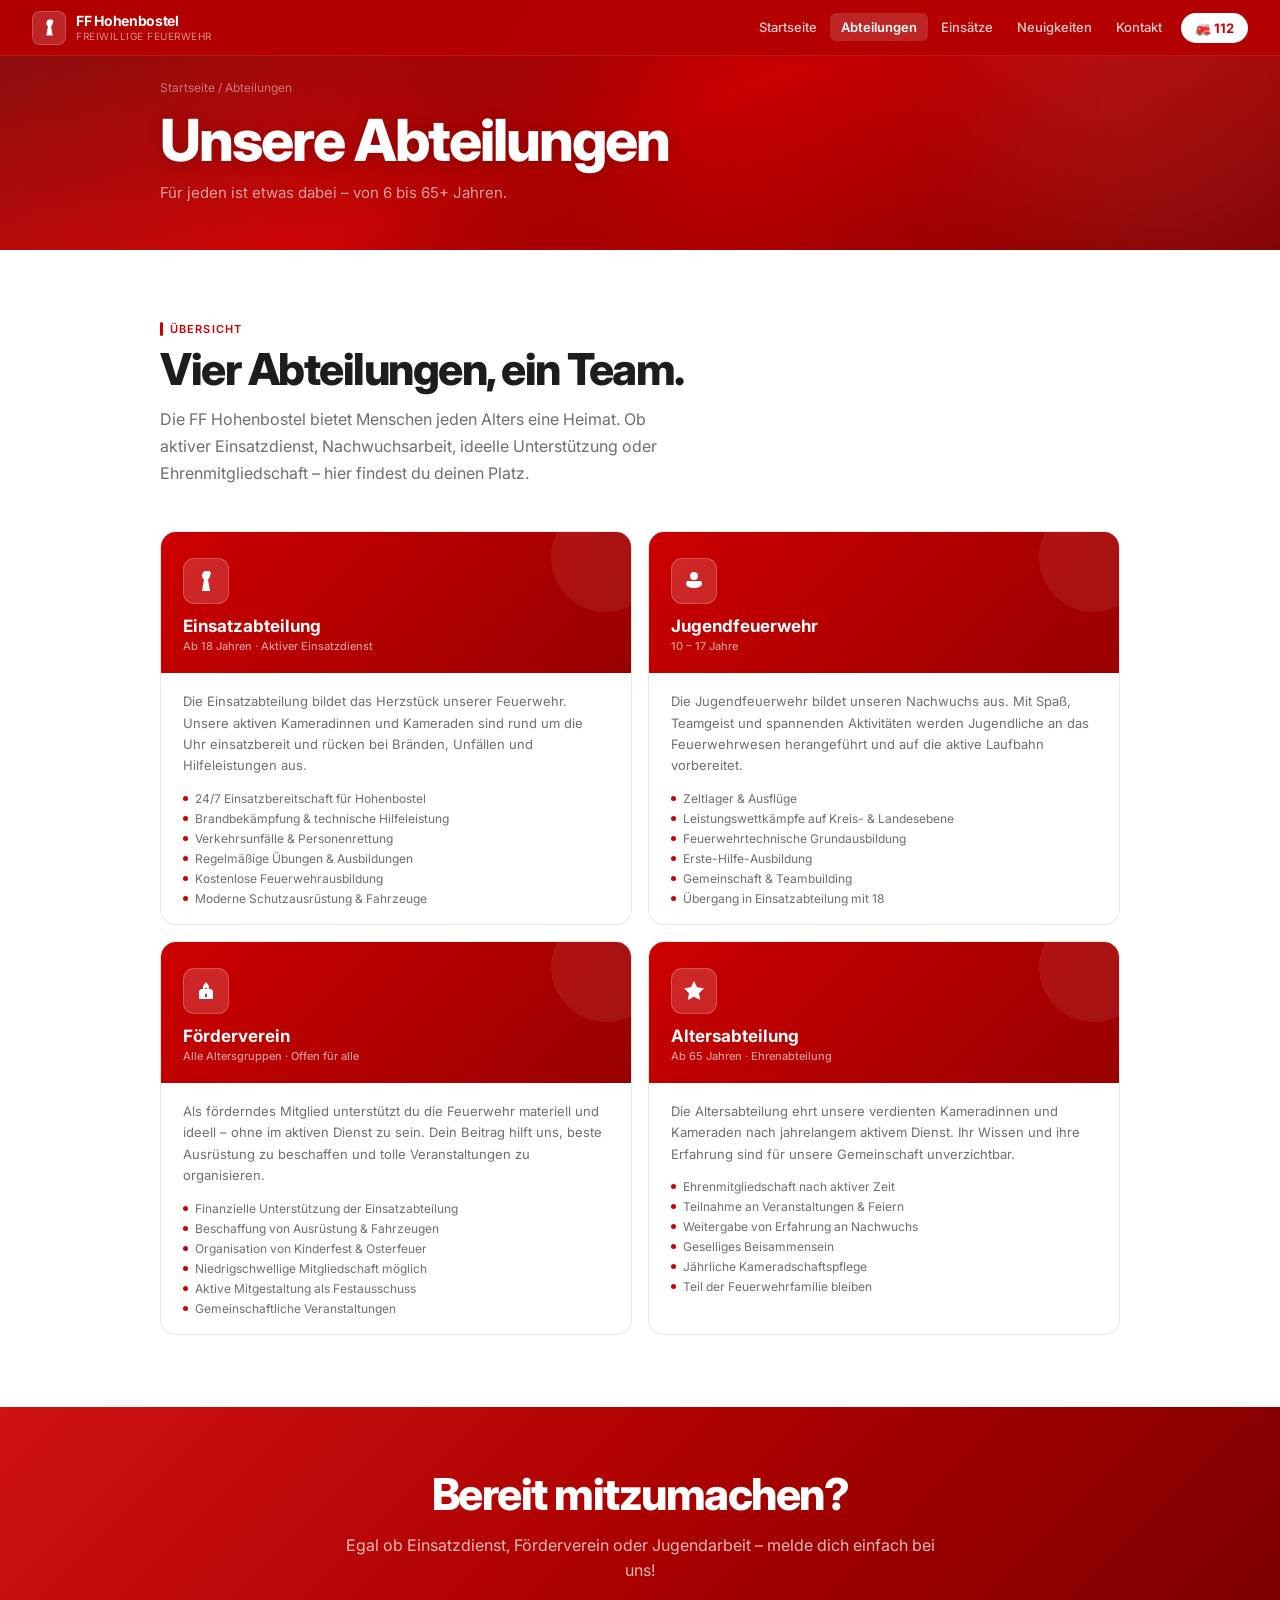
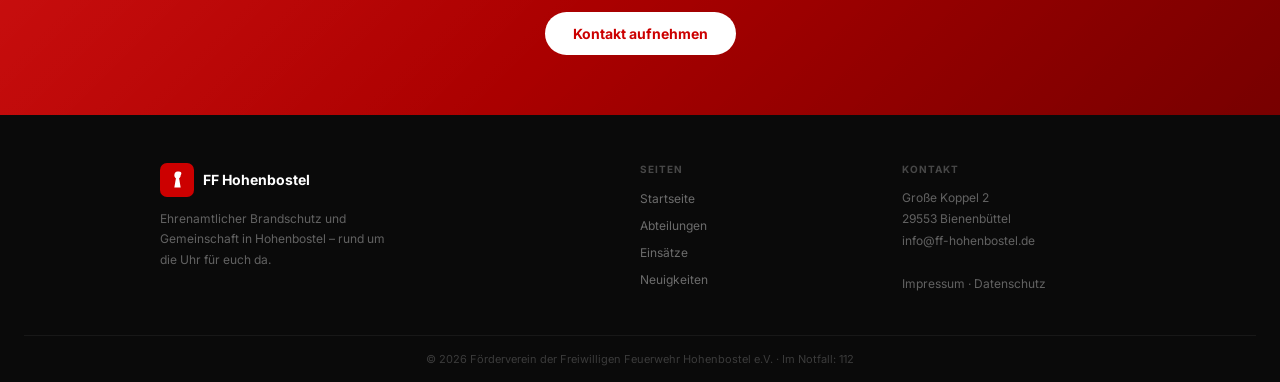
<file: abteilungen.html>
<!DOCTYPE html>
<html lang="de">
<head>
<meta charset="UTF-8">
<meta name="viewport" content="width=device-width, initial-scale=1.0">
<title>Abteilungen – FF Hohenbostel</title>
<link rel="stylesheet" href="style.css">
</head>
<body>

<nav class="nav">
  <div class="nav-logo" onclick="location.href='index.html'">
    <div class="nav-emblem"><svg viewBox="0 0 24 24"><path d="M12 2C9.8 2 8 4 8 6.5c0 1.6.8 3 2 3.9L8 22h8l-2-11.6c1.2-.9 2-2.3 2-3.9C18 4 16.2 2 14 2h-2z"/></svg></div>
    <div class="nav-name">FF Hohenbostel<small>Freiwillige Feuerwehr</small></div>
  </div>
  <ul class="nav-links" id="navLinks">
    <li><a href="index.html" data-page="index.html">Startseite</a></li>
    <li><a href="abteilungen.html" data-page="abteilungen.html">Abteilungen</a></li>
    <li><a href="einsaetze.html" data-page="einsaetze.html">Einsätze</a></li>
    <li><a href="neuigkeiten.html" data-page="neuigkeiten.html">Neuigkeiten</a></li>
    <li><a href="index.html#kontakt">Kontakt</a></li>
    <li><a href="tel:112" class="nav-cta">🚒 112</a></li>
  </ul>
  <button class="nav-hamburger" id="hamburger"><span></span><span></span><span></span></button>
</nav>

<div class="page-header">
  <div class="page-header-orb page-header-orb-1"></div>
  <div class="page-header-orb page-header-orb-2"></div>
  <div class="page-header-inner">
    <div class="page-header-breadcrumb"><a href="index.html">Startseite</a> / Abteilungen</div>
    <h1>Unsere Abteilungen</h1>
    <p>Für jeden ist etwas dabei – von 6 bis 65+ Jahren.</p>
  </div>
</div>

<section class="section">
  <div class="section-inner">
    <div class="eyebrow reveal">Übersicht</div>
    <h2 class="section-title reveal">Vier Abteilungen, ein Team.</h2>
    <p class="section-sub reveal">Die FF Hohenbostel bietet Menschen jeden Alters eine Heimat. Ob aktiver Einsatzdienst, Nachwuchsarbeit, ideelle Unterstützung oder Ehrenmitgliedschaft – hier findest du deinen Platz.</p>

    <div class="abt-grid">

      <!-- EINSATZABTEILUNG -->
      <div class="abt-card reveal">
        <div class="abt-card-top">
          <div class="abt-card-icon"><svg viewBox="0 0 24 24"><path d="M12 2C9.8 2 8 4 8 6.5c0 1.6.8 3 2 3.9L8 22h8l-2-11.6c1.2-.9 2-2.3 2-3.9C18 4 16.2 2 14 2h-2z"/></svg></div>
          <div class="abt-card-name">Einsatzabteilung</div>
          <div class="abt-card-age">Ab 18 Jahren · Aktiver Einsatzdienst</div>
        </div>
        <div class="abt-card-body">
          <p class="abt-card-desc">Die Einsatzabteilung bildet das Herzstück unserer Feuerwehr. Unsere aktiven Kameradinnen und Kameraden sind rund um die Uhr einsatzbereit und rücken bei Bränden, Unfällen und Hilfeleistungen aus.</p>
          <ul class="abt-card-features">
            <li>24/7 Einsatzbereitschaft für Hohenbostel</li>
            <li>Brandbekämpfung & technische Hilfeleistung</li>
            <li>Verkehrsunfälle & Personenrettung</li>
            <li>Regelmäßige Übungen & Ausbildungen</li>
            <li>Kostenlose Feuerwehrausbildung</li>
            <li>Moderne Schutzausrüstung & Fahrzeuge</li>
          </ul>
        </div>
      </div>

      <!-- JUGENDFEUERWEHR -->
      <div class="abt-card reveal">
        <div class="abt-card-top">
          <div class="abt-card-icon"><svg viewBox="0 0 24 24"><path d="M12 3a4 4 0 1 0 0 8 4 4 0 0 0 0-8zm-6 9a2 2 0 0 0-2 2v1c0 2.2 3.6 4 8 4s8-1.8 8-4v-1a2 2 0 0 0-2-2H6z"/></svg></div>
          <div class="abt-card-name">Jugendfeuerwehr</div>
          <div class="abt-card-age">10 – 17 Jahre</div>
        </div>
        <div class="abt-card-body">
          <p class="abt-card-desc">Die Jugendfeuerwehr bildet unseren Nachwuchs aus. Mit Spaß, Teamgeist und spannenden Aktivitäten werden Jugendliche an das Feuerwehrwesen herangeführt und auf die aktive Laufbahn vorbereitet.</p>
          <ul class="abt-card-features">
            <li>Zeltlager & Ausflüge</li>
            <li>Leistungswettkämpfe auf Kreis- & Landesebene</li>
            <li>Feuerwehrtechnische Grundausbildung</li>
            <li>Erste-Hilfe-Ausbildung</li>
            <li>Gemeinschaft & Teambuilding</li>
            <li>Übergang in Einsatzabteilung mit 18</li>
          </ul>
        </div>
      </div>

      <!-- FÖRDERVEREIN -->
      <div class="abt-card reveal">
        <div class="abt-card-top">
          <div class="abt-card-icon"><svg viewBox="0 0 24 24"><path d="M17 10h-2V7l-3-4-3 4v3H7l-2 2v8h14v-8l-2-2zm-5-1.5L13.5 10h-3L12 8.5zm1 9.5h-2v-3h2v3z"/></svg></div>
          <div class="abt-card-name">Förderverein</div>
          <div class="abt-card-age">Alle Altersgruppen · Offen für alle</div>
        </div>
        <div class="abt-card-body">
          <p class="abt-card-desc">Als förderndes Mitglied unterstützt du die Feuerwehr materiell und ideell – ohne im aktiven Dienst zu sein. Dein Beitrag hilft uns, beste Ausrüstung zu beschaffen und tolle Veranstaltungen zu organisieren.</p>
          <ul class="abt-card-features">
            <li>Finanzielle Unterstützung der Einsatzabteilung</li>
            <li>Beschaffung von Ausrüstung & Fahrzeugen</li>
            <li>Organisation von Kinderfest & Osterfeuer</li>
            <li>Niedrigschwellige Mitgliedschaft möglich</li>
            <li>Aktive Mitgestaltung als Festausschuss</li>
            <li>Gemeinschaftliche Veranstaltungen</li>
          </ul>
        </div>
      </div>

      <!-- ALTERSABTEILUNG -->
      <div class="abt-card reveal">
        <div class="abt-card-top">
          <div class="abt-card-icon"><svg viewBox="0 0 24 24"><path d="M12 2l3.09 6.26L22 9.27l-5 4.87 1.18 6.88L12 17.77l-6.18 3.25L7 14.14 2 9.27l6.91-1.01L12 2z"/></svg></div>
          <div class="abt-card-name">Altersabteilung</div>
          <div class="abt-card-age">Ab 65 Jahren · Ehrenabteilung</div>
        </div>
        <div class="abt-card-body">
          <p class="abt-card-desc">Die Altersabteilung ehrt unsere verdienten Kameradinnen und Kameraden nach jahrelangem aktivem Dienst. Ihr Wissen und ihre Erfahrung sind für unsere Gemeinschaft unverzichtbar.</p>
          <ul class="abt-card-features">
            <li>Ehrenmitgliedschaft nach aktiver Zeit</li>
            <li>Teilnahme an Veranstaltungen & Feiern</li>
            <li>Weitergabe von Erfahrung an Nachwuchs</li>
            <li>Geselliges Beisammensein</li>
            <li>Jährliche Kameradschaftspflege</li>
            <li>Teil der Feuerwehrfamilie bleiben</li>
          </ul>
        </div>
      </div>
    </div>
  </div>
</section>

<!-- MITMACHEN -->
<section class="mitmachen">
  <div class="mitmachen-inner">
    <h2>Bereit mitzumachen?</h2>
    <p>Egal ob Einsatzdienst, Förderverein oder Jugendarbeit – melde dich einfach bei uns!</p>
    <a href="mailto:info@ff-hohenbostel.de" class="btn-white">Kontakt aufnehmen</a>
  </div>
</section>

<footer class="footer">
  <div class="footer-inner">
    <div>
      <div class="footer-logo"><div class="footer-logo-icon"><svg viewBox="0 0 24 24" fill="white"><path d="M12 2C9.8 2 8 4 8 6.5c0 1.6.8 3 2 3.9L8 22h8l-2-11.6c1.2-.9 2-2.3 2-3.9C18 4 16.2 2 14 2h-2z"/></svg></div><span class="footer-logo-text">FF Hohenbostel</span></div>
      <p class="footer-desc">Ehrenamtlicher Brandschutz und Gemeinschaft in Hohenbostel – rund um die Uhr für euch da.</p>
    </div>
    <div class="footer-col"><h4>Seiten</h4><ul>
      <li><a href="index.html">Startseite</a></li>
      <li><a href="abteilungen.html">Abteilungen</a></li>
      <li><a href="einsaetze.html">Einsätze</a></li>
      <li><a href="neuigkeiten.html">Neuigkeiten</a></li>
    </ul></div>
    <div class="footer-col"><h4>Kontakt</h4>
      <p>Große Koppel 2<br>29553 Bienenbüttel<br><a href="mailto:info@ff-hohenbostel.de">info@ff-hohenbostel.de</a><br><br>
      <a href="https://www.ff-hohenbostel.de/about/">Impressum</a> · <a href="https://www.ff-hohenbostel.de/j/privacy">Datenschutz</a></p>
    </div>
  </div>
  <div class="footer-bar"><p>© 2026 Förderverein der Freiwilligen Feuerwehr Hohenbostel e.V. · Im Notfall: 112</p></div>
</footer>

<script src="main.js"></script>
</body>
</html>
</file>
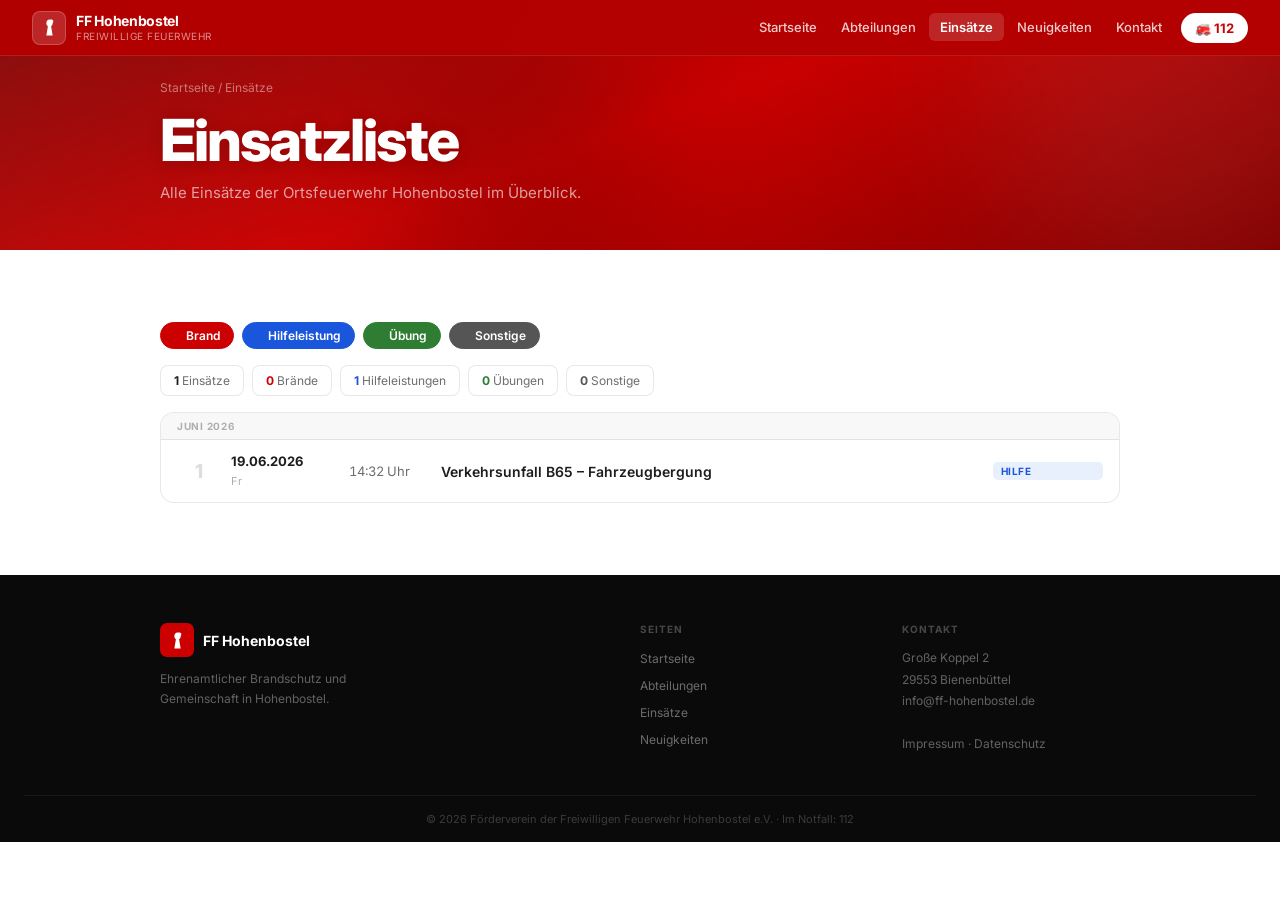
<file: einsaetze.html>
<!DOCTYPE html>
<html lang="de">
<head>
<meta charset="UTF-8">
<meta name="viewport" content="width=device-width, initial-scale=1.0">
<title>Einsätze – FF Hohenbostel</title>
<link rel="stylesheet" href="style.css">
</head>
<body>

<nav class="nav">
  <div class="nav-logo" onclick="location.href='index.html'">
    <div class="nav-emblem"><svg viewBox="0 0 24 24"><path d="M12 2C9.8 2 8 4 8 6.5c0 1.6.8 3 2 3.9L8 22h8l-2-11.6c1.2-.9 2-2.3 2-3.9C18 4 16.2 2 14 2h-2z"/></svg></div>
    <div class="nav-name">FF Hohenbostel<small>Freiwillige Feuerwehr</small></div>
  </div>
  <ul class="nav-links" id="navLinks">
    <li><a href="index.html" data-page="index.html">Startseite</a></li>
    <li><a href="abteilungen.html" data-page="abteilungen.html">Abteilungen</a></li>
    <li><a href="einsaetze.html" data-page="einsaetze.html">Einsätze</a></li>
    <li><a href="neuigkeiten.html" data-page="neuigkeiten.html">Neuigkeiten</a></li>
    <li><a href="index.html#kontakt">Kontakt</a></li>
    <li><a href="tel:112" class="nav-cta">🚒 112</a></li>
  </ul>
  <button class="nav-hamburger" id="hamburger"><span></span><span></span><span></span></button>
</nav>

<div class="page-header">
  <div class="page-header-orb page-header-orb-1"></div>
  <div class="page-header-orb page-header-orb-2"></div>
  <div class="page-header-inner">
    <div class="page-header-breadcrumb"><a href="index.html">Startseite</a> / Einsätze</div>
    <h1>Einsatzliste</h1>
    <p>Alle Einsätze der Ortsfeuerwehr Hohenbostel im Überblick.</p>
  </div>
</div>

<section class="section">
  <div class="section-inner">
    <div class="einsatz-toolbar">
      <button class="filter-btn f-brand active" onclick="toggleFilter(this,'brand')"><span class="filter-dot" style="background:#CC0000"></span>Brand</button>
      <button class="filter-btn f-hilfe active" onclick="toggleFilter(this,'hilfe')"><span class="filter-dot" style="background:#1a56db"></span>Hilfeleistung</button>
      <button class="filter-btn f-ubung active" onclick="toggleFilter(this,'ubung')"><span class="filter-dot" style="background:#2e7d32"></span>Übung</button>
      <button class="filter-btn f-sonstige active" onclick="toggleFilter(this,'sonstige')"><span class="filter-dot" style="background:#555"></span>Sonstige</button>
    </div>
    <div class="einsatz-stats" id="einsatz-stats"></div>
    <div class="einsatz-table" id="einsatz-list">
      <div class="einsatz-empty">Wird geladen…</div>
    </div>
  </div>
</section>

<footer class="footer">
  <div class="footer-inner">
    <div>
      <div class="footer-logo"><div class="footer-logo-icon"><svg viewBox="0 0 24 24" fill="white"><path d="M12 2C9.8 2 8 4 8 6.5c0 1.6.8 3 2 3.9L8 22h8l-2-11.6c1.2-.9 2-2.3 2-3.9C18 4 16.2 2 14 2h-2z"/></svg></div><span class="footer-logo-text">FF Hohenbostel</span></div>
      <p class="footer-desc">Ehrenamtlicher Brandschutz und Gemeinschaft in Hohenbostel.</p>
    </div>
    <div class="footer-col"><h4>Seiten</h4><ul>
      <li><a href="index.html">Startseite</a></li>
      <li><a href="abteilungen.html">Abteilungen</a></li>
      <li><a href="einsaetze.html">Einsätze</a></li>
      <li><a href="neuigkeiten.html">Neuigkeiten</a></li>
    </ul></div>
    <div class="footer-col"><h4>Kontakt</h4>
      <p>Große Koppel 2<br>29553 Bienenbüttel<br><a href="mailto:info@ff-hohenbostel.de">info@ff-hohenbostel.de</a><br><br>
      <a href="https://www.ff-hohenbostel.de/about/">Impressum</a> · <a href="https://www.ff-hohenbostel.de/j/privacy">Datenschutz</a></p>
    </div>
  </div>
  <div class="footer-bar"><p>© 2026 Förderverein der Freiwilligen Feuerwehr Hohenbostel e.V. · Im Notfall: 112</p></div>
</footer>

<script src="main.js"></script>
<script>
let allEinsaetze = [];
let activeFilters = new Set(['brand','hilfe','ubung','sonstige']);

function render() {
  renderEinsatzTable(allEinsaetze, 'einsatz-list', activeFilters);
  renderEinsatzStats(allEinsaetze, 'einsatz-stats', activeFilters);
}

function toggleFilter(btn, typ) {
  if (activeFilters.has(typ)) {
    if (activeFilters.size === 1) return;
    activeFilters.delete(typ);
    btn.classList.remove('active');
  } else {
    activeFilters.add(typ);
    btn.classList.add('active');
  }
  render();
}

loadEinsaetze().then(data => { allEinsaetze = data; render(); });
</script>
</body>
</html>
</file>
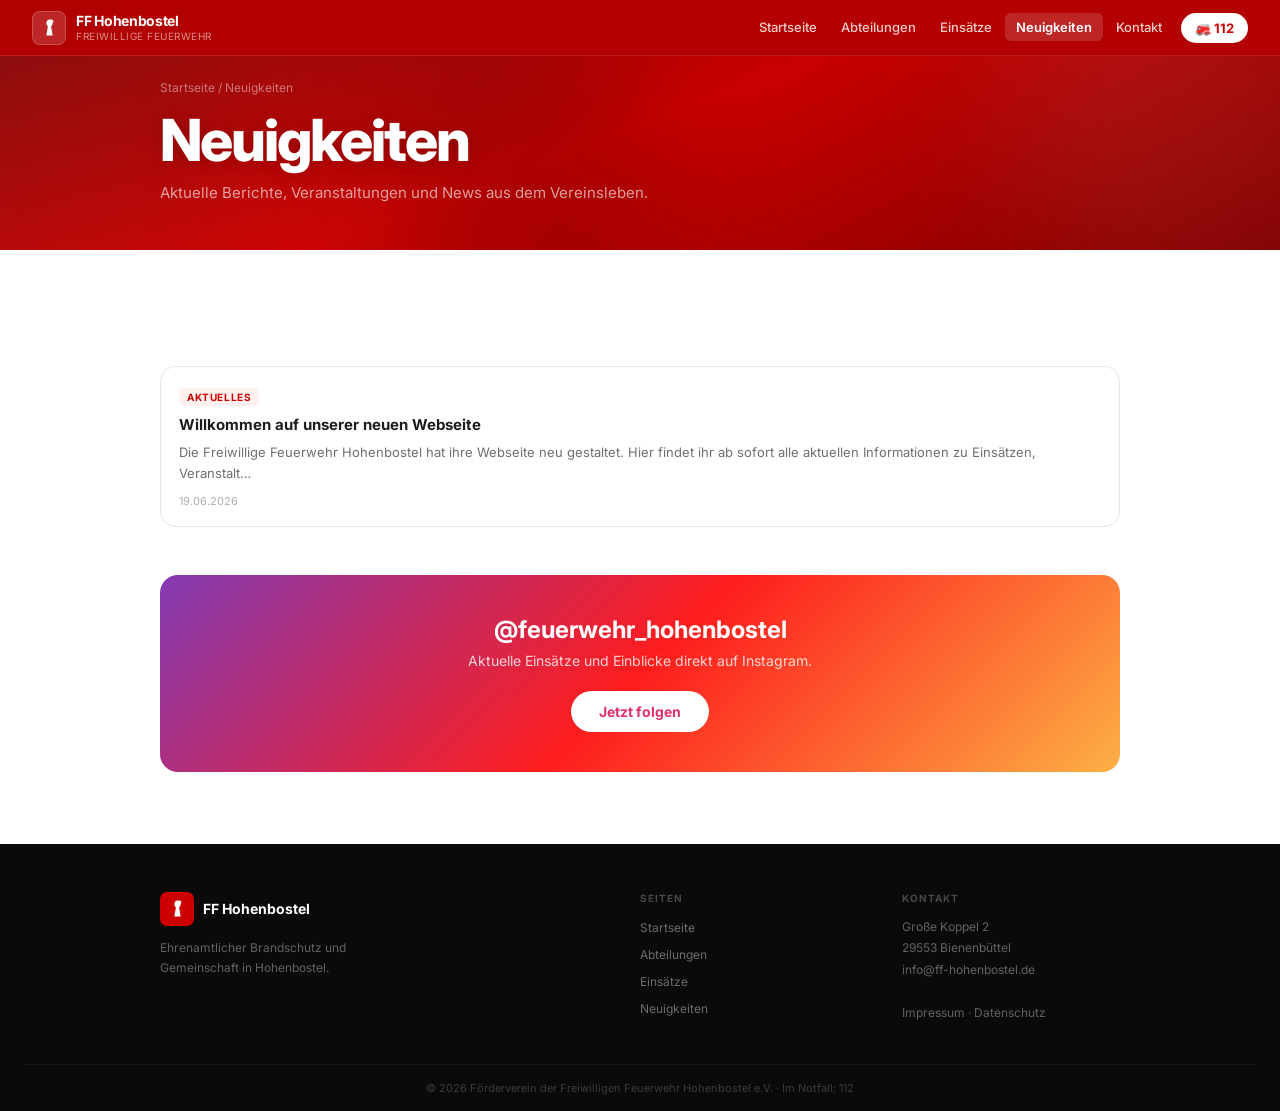
<file: neuigkeiten.html>
<!DOCTYPE html>
<html lang="de">
<head>
<meta charset="UTF-8">
<meta name="viewport" content="width=device-width, initial-scale=1.0">
<title>Neuigkeiten – FF Hohenbostel</title>
<link rel="stylesheet" href="style.css">
</head>
<body>

<nav class="nav">
  <div class="nav-logo" onclick="location.href='index.html'">
    <div class="nav-emblem"><svg viewBox="0 0 24 24"><path d="M12 2C9.8 2 8 4 8 6.5c0 1.6.8 3 2 3.9L8 22h8l-2-11.6c1.2-.9 2-2.3 2-3.9C18 4 16.2 2 14 2h-2z"/></svg></div>
    <div class="nav-name">FF Hohenbostel<small>Freiwillige Feuerwehr</small></div>
  </div>
  <ul class="nav-links" id="navLinks">
    <li><a href="index.html" data-page="index.html">Startseite</a></li>
    <li><a href="abteilungen.html" data-page="abteilungen.html">Abteilungen</a></li>
    <li><a href="einsaetze.html" data-page="einsaetze.html">Einsätze</a></li>
    <li><a href="neuigkeiten.html" data-page="neuigkeiten.html">Neuigkeiten</a></li>
    <li><a href="index.html#kontakt">Kontakt</a></li>
    <li><a href="tel:112" class="nav-cta">🚒 112</a></li>
  </ul>
  <button class="nav-hamburger" id="hamburger"><span></span><span></span><span></span></button>
</nav>

<div class="page-header">
  <div class="page-header-orb page-header-orb-1"></div>
  <div class="page-header-orb page-header-orb-2"></div>
  <div class="page-header-inner">
    <div class="page-header-breadcrumb"><a href="index.html">Startseite</a> / Neuigkeiten</div>
    <h1>Neuigkeiten</h1>
    <p>Aktuelle Berichte, Veranstaltungen und News aus dem Vereinsleben.</p>
  </div>
</div>

<section class="section">
  <div class="section-inner">
    <div class="news-grid" id="news-grid">
      <div class="news-empty">Wird geladen…</div>
    </div>

    <div class="insta-cta" style="margin-top:48px">
      <h3>@feuerwehr_hohenbostel</h3>
      <p>Aktuelle Einsätze und Einblicke direkt auf Instagram.</p>
      <a href="https://www.instagram.com/feuerwehr_hohenbostel/" target="_blank" class="btn-insta">Jetzt folgen</a>
    </div>
  </div>
</section>

<footer class="footer">
  <div class="footer-inner">
    <div>
      <div class="footer-logo"><div class="footer-logo-icon"><svg viewBox="0 0 24 24" fill="white"><path d="M12 2C9.8 2 8 4 8 6.5c0 1.6.8 3 2 3.9L8 22h8l-2-11.6c1.2-.9 2-2.3 2-3.9C18 4 16.2 2 14 2h-2z"/></svg></div><span class="footer-logo-text">FF Hohenbostel</span></div>
      <p class="footer-desc">Ehrenamtlicher Brandschutz und Gemeinschaft in Hohenbostel.</p>
    </div>
    <div class="footer-col"><h4>Seiten</h4><ul>
      <li><a href="index.html">Startseite</a></li>
      <li><a href="abteilungen.html">Abteilungen</a></li>
      <li><a href="einsaetze.html">Einsätze</a></li>
      <li><a href="neuigkeiten.html">Neuigkeiten</a></li>
    </ul></div>
    <div class="footer-col"><h4>Kontakt</h4>
      <p>Große Koppel 2<br>29553 Bienenbüttel<br><a href="mailto:info@ff-hohenbostel.de">info@ff-hohenbostel.de</a><br><br>
      <a href="https://www.ff-hohenbostel.de/about/">Impressum</a> · <a href="https://www.ff-hohenbostel.de/j/privacy">Datenschutz</a></p>
    </div>
  </div>
  <div class="footer-bar"><p>© 2026 Förderverein der Freiwilligen Feuerwehr Hohenbostel e.V. · Im Notfall: 112</p></div>
</footer>

<script src="main.js"></script>
<script>
loadNews().then(data => renderNewsCards(data, 'news-grid', null));
</script>
</body>
</html>
</file>
<file: style.css>
@import url('https://fonts.googleapis.com/css2?family=Inter:wght@300;400;500;600;700;800&display=swap');

*,*::before,*::after{box-sizing:border-box;margin:0;padding:0}
:root{
  --red:#CC0000;--red-dark:#990000;--red-light:#fff0f0;
  --text:#1d1d1f;--text2:#6e6e73;--text3:#aeaeb2;
  --bg:#fff;--bg2:#f5f5f7;--border:rgba(0,0,0,0.09);
  --dark:#0a0a0a;--radius:16px;
}
html{scroll-behavior:smooth}
body{font-family:'Inter',-apple-system,sans-serif;background:var(--bg);color:var(--text);-webkit-font-smoothing:antialiased;overflow-x:hidden}
a{text-decoration:none;color:inherit}
img{display:block;max-width:100%}
button{font-family:inherit;cursor:pointer}

/* NAV */
.nav{position:fixed;top:0;left:0;right:0;z-index:300;height:56px;
  background:rgba(180,0,0,0.96);backdrop-filter:blur(20px);-webkit-backdrop-filter:blur(20px);
  border-bottom:1px solid rgba(255,255,255,0.1);
  display:flex;align-items:center;justify-content:space-between;padding:0 32px}
.nav-logo{display:flex;align-items:center;gap:10px;cursor:pointer}
.nav-emblem{width:34px;height:34px;background:rgba(255,255,255,0.15);border-radius:8px;
  display:flex;align-items:center;justify-content:center;border:1px solid rgba(255,255,255,0.2)}
.nav-emblem svg{width:19px;height:19px;fill:white}
.nav-name{font-size:14px;font-weight:700;color:white;letter-spacing:-0.3px;line-height:1.2}
.nav-name small{display:block;font-size:10px;font-weight:400;color:rgba(255,255,255,0.55);text-transform:uppercase;letter-spacing:0.05em}
.nav-links{display:flex;gap:2px;list-style:none}
.nav-links a,.nav-links button{background:none;border:none;color:rgba(255,255,255,0.8);font-size:13px;
  font-weight:500;padding:6px 11px;border-radius:6px;transition:all 0.2s;display:block}
.nav-links a:hover,.nav-links button:hover{color:white;background:rgba(255,255,255,0.12)}
.nav-links a.active{color:white;background:rgba(255,255,255,0.15);font-weight:600}
.nav-cta{background:white!important;color:var(--red)!important;
  padding:7px 14px!important;border-radius:20px!important;font-weight:700!important;margin-left:6px}
.nav-hamburger{display:none;background:none;border:none;flex-direction:column;gap:5px;padding:4px}
.nav-hamburger span{display:block;width:22px;height:2px;background:white;border-radius:2px;transition:all 0.3s}

/* HERO */
.hero{min-height:100vh;padding-top:56px;display:flex;flex-direction:column;
  align-items:center;justify-content:center;text-align:center;position:relative;overflow:hidden;
  background:linear-gradient(160deg,#7a0000 0%,#CC0000 35%,#E3000F 60%,#b50000 85%,#6d0000 100%)}
.hero::after{content:'';position:absolute;inset:0;
  background:linear-gradient(135deg,rgba(255,255,255,0.07) 0%,transparent 45%,rgba(0,0,0,0.18) 100%);
  pointer-events:none}
.hero-orb{position:absolute;border-radius:50%;filter:blur(70px);pointer-events:none}
.hero-orb-1{width:500px;height:500px;background:rgba(255,255,255,0.06);top:-120px;left:-120px;animation:orbFloat 9s ease-in-out infinite}
.hero-orb-2{width:400px;height:400px;background:rgba(0,0,0,0.18);bottom:-80px;right:-80px;animation:orbFloat 11s ease-in-out infinite reverse}
.hero-content{position:relative;z-index:1;padding:0 20px}
.hero-eyebrow{font-size:11px;font-weight:600;letter-spacing:0.14em;text-transform:uppercase;
  color:rgba(255,255,255,0.65);margin-bottom:18px;animation:fadeUp 0.6s 0.1s ease both}
.hero-title{font-size:clamp(42px,6.5vw,86px);font-weight:800;letter-spacing:-2.5px;line-height:1.02;
  color:white;max-width:780px;margin:0 auto 20px;text-shadow:0 2px 20px rgba(0,0,0,0.2);
  animation:fadeUp 0.7s 0.2s ease both}
.hero-title em{font-style:normal;display:block;font-size:clamp(26px,4vw,50px);font-weight:400;
  opacity:0.82;letter-spacing:-1px}
.hero-sub{font-size:17px;font-weight:300;color:rgba(255,255,255,0.72);
  max-width:480px;margin:0 auto 44px;line-height:1.65;animation:fadeUp 0.7s 0.3s ease both}
.hero-actions{display:flex;gap:12px;justify-content:center;flex-wrap:wrap;animation:fadeUp 0.7s 0.4s ease both}

.hero-stats{display:flex;margin-top:56px;background:rgba(0,0,0,0.22);
  border:1px solid rgba(255,255,255,0.13);border-radius:14px;overflow:hidden;
  backdrop-filter:blur(12px);animation:fadeUp 0.7s 0.55s ease both}
.hero-stat{padding:18px 28px;text-align:center;border-right:1px solid rgba(255,255,255,0.1)}
.hero-stat:last-child{border-right:none}
.hero-stat-num{font-size:32px;font-weight:800;letter-spacing:-1.5px;color:white;line-height:1}
.hero-stat-label{font-size:10px;color:rgba(255,255,255,0.55);margin-top:4px;text-transform:uppercase;letter-spacing:0.06em}

.scroll-hint{position:absolute;bottom:28px;left:50%;transform:translateX(-50%);
  z-index:1;animation:bounce 2s ease-in-out infinite;cursor:pointer;opacity:0.6}
.scroll-hint svg{width:22px;height:22px;fill:white}

/* PHOTO STRIP */
.photo-strip{background:var(--dark);overflow:hidden;padding-bottom:0}
.photo-track{display:flex;gap:10px;width:max-content;animation:scrollTrack 40s linear infinite}
.photo-track:hover{animation-play-state:paused}
.photo-track img{height:190px;width:280px;object-fit:cover;flex-shrink:0;opacity:0.72;transition:opacity 0.3s}
.photo-track img:hover{opacity:1}

/* BUTTONS */
.btn-white{background:white;color:var(--red);border:none;padding:13px 28px;border-radius:28px;
  font-size:14px;font-weight:700;transition:all 0.2s;display:inline-block}
.btn-white:hover{transform:scale(1.03);box-shadow:0 6px 24px rgba(0,0,0,0.22)}
.btn-ghost-white{background:rgba(255,255,255,0.12);color:white;border:1.5px solid rgba(255,255,255,0.35);
  padding:13px 28px;border-radius:28px;font-size:14px;font-weight:600;transition:all 0.2s;display:inline-block;backdrop-filter:blur(8px)}
.btn-ghost-white:hover{background:rgba(255,255,255,0.22);transform:scale(1.03)}
.btn-red{background:var(--red);color:white;border:none;padding:13px 28px;border-radius:28px;
  font-size:14px;font-weight:700;transition:all 0.2s;display:inline-block}
.btn-red:hover{background:var(--red-dark);transform:scale(1.02);box-shadow:0 6px 20px rgba(204,0,0,0.35)}

/* PAGE HEADER */
.page-header{padding:80px 24px 48px;
  background:linear-gradient(160deg,#7a0000 0%,#CC0000 50%,#990000 100%);
  position:relative;overflow:hidden}
.page-header::after{content:'';position:absolute;inset:0;
  background:linear-gradient(135deg,rgba(255,255,255,0.06) 0%,transparent 50%,rgba(0,0,0,0.15) 100%);
  pointer-events:none}
.page-header-orb{position:absolute;border-radius:50%;filter:blur(60px);pointer-events:none}
.page-header-orb-1{width:350px;height:350px;background:rgba(255,255,255,0.06);top:-80px;right:-60px}
.page-header-orb-2{width:280px;height:280px;background:rgba(0,0,0,0.15);bottom:-60px;left:30%}
.page-header-inner{max-width:960px;margin:0 auto;position:relative;z-index:1}
.page-header-breadcrumb{font-size:12px;color:rgba(255,255,255,0.45);margin-bottom:10px}
.page-header-breadcrumb a{color:rgba(255,255,255,0.45);transition:color 0.2s}
.page-header-breadcrumb a:hover{color:white}
.page-header h1{font-size:clamp(32px,5vw,58px);font-weight:800;color:white;letter-spacing:-2px;
  margin-bottom:8px;text-shadow:0 2px 16px rgba(0,0,0,0.18)}
.page-header p{font-size:15px;color:rgba(255,255,255,0.62)}

/* SECTIONS */
.section{padding:72px 24px}
.section--grey{background:var(--bg2)}
.section--dark{background:var(--dark)}
.section-inner{max-width:960px;margin:0 auto}
.eyebrow{font-size:11px;font-weight:600;letter-spacing:0.1em;text-transform:uppercase;
  color:var(--red);margin-bottom:10px;display:flex;align-items:center;gap:7px}
.eyebrow::before{content:'';width:3px;height:14px;background:var(--red);border-radius:2px;flex-shrink:0}
.section-title{font-size:clamp(24px,3.5vw,44px);font-weight:800;letter-spacing:-1.5px;
  line-height:1.08;color:var(--text);margin-bottom:12px}
.section-title--white{color:white}
.section-sub{font-size:16px;color:var(--text2);line-height:1.7;max-width:540px;margin-bottom:44px}
.section-sub--white{color:rgba(255,255,255,0.58)}

/* CARDS - ABTEILUNGEN */
.abt-grid{display:grid;grid-template-columns:repeat(2,1fr);gap:16px;margin-top:44px}
.abt-card{background:white;border-radius:var(--radius);overflow:hidden;border:1px solid var(--border);transition:transform 0.2s,box-shadow 0.2s}
.abt-card:hover{transform:translateY(-4px);box-shadow:0 12px 36px rgba(0,0,0,0.1)}
.abt-card-top{background:linear-gradient(135deg,var(--red),var(--red-dark));padding:26px 22px 20px;position:relative;overflow:hidden}
.abt-card-top::after{content:'';position:absolute;top:-30px;right:-30px;width:110px;height:110px;
  border-radius:50%;background:rgba(255,255,255,0.07)}
.abt-card-icon{width:46px;height:46px;border-radius:11px;background:rgba(255,255,255,0.15);
  display:flex;align-items:center;justify-content:center;margin-bottom:12px;
  border:1px solid rgba(255,255,255,0.2)}
.abt-card-icon svg{width:24px;height:24px;fill:white}
.abt-card-name{font-size:17px;font-weight:700;color:white;margin-bottom:3px}
.abt-card-age{font-size:11px;color:rgba(255,255,255,0.6);font-weight:500}
.abt-card-body{padding:18px 22px}
.abt-card-desc{font-size:13px;color:var(--text2);line-height:1.65;margin-bottom:14px}
.abt-card-features{list-style:none;display:flex;flex-direction:column;gap:5px}
.abt-card-features li{font-size:12px;color:var(--text2);display:flex;align-items:center;gap:7px}
.abt-card-features li::before{content:'';width:5px;height:5px;border-radius:50%;background:var(--red);flex-shrink:0}

/* CARDS - NEWS */
.news-grid{display:grid;grid-template-columns:repeat(auto-fit,minmax(270px,1fr));gap:16px;margin-top:44px}
.news-card{background:white;border-radius:var(--radius);overflow:hidden;border:1px solid var(--border);transition:transform 0.2s,box-shadow 0.2s}
.news-card:hover{transform:translateY(-4px);box-shadow:0 10px 32px rgba(0,0,0,0.1)}
.news-card-img{width:100%;height:170px;object-fit:cover;background:var(--bg2)}
.news-card-body{padding:18px}
.news-card-tag{display:inline-block;font-size:10px;font-weight:700;text-transform:uppercase;
  letter-spacing:0.06em;color:var(--red);background:var(--red-light);padding:3px 8px;border-radius:5px;margin-bottom:9px}
.news-card-title{font-size:15px;font-weight:700;line-height:1.35;margin-bottom:7px}
.news-card-text{font-size:13px;color:var(--text2);line-height:1.6}
.news-card-date{font-size:11px;color:var(--text3);margin-top:10px}
.news-empty{padding:40px;text-align:center;color:var(--text3);font-size:14px;grid-column:1/-1}

/* EINSATZ TABLE */
.einsatz-toolbar{display:flex;gap:8px;margin-bottom:16px;flex-wrap:wrap;align-items:center}
.filter-btn{padding:5px 13px;border-radius:18px;font-size:12px;font-weight:600;
  border:1.5px solid var(--border);background:white;color:var(--text2);
  cursor:pointer;font-family:inherit;display:flex;align-items:center;gap:5px;transition:all 0.2s}
.filter-dot{width:7px;height:7px;border-radius:50%}
.filter-btn.active.f-brand   {background:#CC0000;border-color:#CC0000;color:white}
.filter-btn.active.f-hilfe   {background:#1a56db;border-color:#1a56db;color:white}
.filter-btn.active.f-ubung   {background:#2e7d32;border-color:#2e7d32;color:white}
.filter-btn.active.f-sonstige{background:#555;border-color:#555;color:white}

.einsatz-stats{display:flex;gap:8px;flex-wrap:wrap;margin-bottom:16px}
.e-stat{background:white;border:1px solid var(--border);border-radius:8px;padding:7px 13px;font-size:12px}
.e-stat strong{font-weight:700;margin-right:3px}
.e-stat span{color:var(--text2)}

.einsatz-table{background:white;border:1px solid var(--border);border-radius:14px;overflow:hidden}
.einsatz-group-head{background:#f8f8f8;padding:7px 16px;font-size:10px;font-weight:700;
  letter-spacing:0.07em;text-transform:uppercase;color:var(--text3);border-bottom:1px solid var(--border)}
.einsatz-row{display:grid;grid-template-columns:44px 108px 82px 1fr 110px;
  align-items:center;gap:10px;padding:13px 16px;border-bottom:1px solid #f5f5f5;transition:background 0.15s}
.einsatz-row:last-child{border-bottom:none}
.einsatz-row:hover{background:#fafafa}
.e-nr{font-size:19px;font-weight:800;color:#ddd;text-align:center}
.e-date strong{display:block;font-size:13px;font-weight:700}
.e-date span{font-size:11px;color:var(--text3)}
.e-time{font-size:13px;color:var(--text2);font-variant-numeric:tabular-nums}
.e-title{font-size:14px;font-weight:600}
.e-title a{color:var(--text);transition:color 0.2s}
.e-title a:hover{color:var(--red)}
.einsatz-empty{padding:48px;text-align:center;color:var(--text3);font-size:14px}

.badge{display:inline-flex;align-items:center;font-size:10px;font-weight:700;
  text-transform:uppercase;letter-spacing:0.04em;padding:3px 8px;border-radius:5px;white-space:nowrap}
.badge-brand   {background:#ffeaea;color:#cc0000}
.badge-hilfe   {background:#e8f0fe;color:#1a56db}
.badge-ubung   {background:#e8f5e9;color:#2e7d32}
.badge-sonstige{background:#f5f5f5;color:#666}

/* MITMACHEN */
.mitmachen{background:linear-gradient(135deg,#CC0000,#880000);padding:60px 24px;text-align:center;position:relative;overflow:hidden}
.mitmachen::after{content:'';position:absolute;inset:0;
  background:linear-gradient(135deg,rgba(255,255,255,0.07),transparent 50%,rgba(0,0,0,0.12));pointer-events:none}
.mitmachen-inner{position:relative;z-index:1;max-width:620px;margin:0 auto}
.mitmachen h2{font-size:clamp(26px,4vw,44px);font-weight:800;color:white;letter-spacing:-1.5px;margin-bottom:12px}
.mitmachen p{font-size:16px;color:rgba(255,255,255,0.72);margin-bottom:28px;line-height:1.6}
.mitmachen-perks{display:flex;justify-content:center;gap:20px;flex-wrap:wrap;margin-bottom:32px}
.mitmachen-perk{font-size:13px;color:rgba(255,255,255,0.72);display:flex;align-items:center;gap:6px}
.mitmachen-perk::before{content:'';width:5px;height:5px;border-radius:50%;background:rgba(255,255,255,0.6);flex-shrink:0}

/* KONTAKT */
.kontakt-grid{display:grid;grid-template-columns:1fr 1fr;gap:28px;margin-top:44px}
.kontakt-card{background:white;border-radius:var(--radius);padding:28px;border:1px solid var(--border)}
.kontakt-card h3{font-size:16px;font-weight:700;margin-bottom:18px}
.kontakt-row{display:flex;gap:11px;align-items:flex-start;margin-bottom:14px}
.kontakt-icon{width:32px;height:32px;border-radius:8px;background:var(--red-light);
  flex-shrink:0;display:flex;align-items:center;justify-content:center}
.kontakt-icon svg{width:15px;height:15px;fill:var(--red)}
.kontakt-row strong{display:block;font-size:13px;font-weight:600;margin-bottom:1px}
.kontakt-row span{font-size:13px;color:var(--text2)}
.kontakt-map{border-radius:var(--radius);overflow:hidden;height:270px;border:1px solid var(--border)}
.kontakt-map iframe{width:100%;height:100%;border:none;display:block}
.doc-links{margin-top:16px;padding-top:14px;border-top:1px solid var(--border)}
.doc-link{font-size:12px;color:var(--red);display:block;margin-bottom:7px;transition:opacity 0.2s}
.doc-link:hover{opacity:0.7}

/* PREVIEW SECTION on homepage */
.preview-grid{display:grid;grid-template-columns:repeat(3,1fr);gap:14px;margin-top:44px}
.preview-card{background:white;border-radius:var(--radius);padding:22px;border:1px solid var(--border);
  display:flex;flex-direction:column;gap:10px;transition:transform 0.2s,box-shadow 0.2s;cursor:pointer}
.preview-card:hover{transform:translateY(-3px);box-shadow:0 8px 28px rgba(0,0,0,0.09)}
.preview-card-icon{width:42px;height:42px;border-radius:10px;background:var(--red);
  display:flex;align-items:center;justify-content:center}
.preview-card-icon svg{width:22px;height:22px;fill:white}
.preview-card h3{font-size:15px;font-weight:700}
.preview-card p{font-size:13px;color:var(--text2);line-height:1.55;flex:1}
.preview-card-link{font-size:13px;color:var(--red);font-weight:600;display:flex;align-items:center;gap:4px}

/* INSTAGRAM */
.insta-cta{background:linear-gradient(135deg,#833ab4,#fd1d1d,#fcb045);
  border-radius:18px;padding:40px;text-align:center;margin-top:44px}
.insta-cta h3{font-size:24px;font-weight:700;color:white;margin-bottom:8px}
.insta-cta p{font-size:14px;color:rgba(255,255,255,0.8);margin-bottom:22px}
.btn-insta{background:white;color:#e1306c;padding:12px 28px;border-radius:28px;
  font-size:14px;font-weight:700;display:inline-block;transition:all 0.2s}
.btn-insta:hover{transform:scale(1.04);box-shadow:0 6px 20px rgba(0,0,0,0.2)}

/* FOOTER */
.footer{background:#0a0a0a;padding:48px 24px 0}
.footer-inner{max-width:960px;margin:0 auto;display:grid;grid-template-columns:2fr 1fr 1fr;gap:44px}
.footer-logo{display:flex;align-items:center;gap:9px;margin-bottom:12px}
.footer-logo-icon{width:34px;height:34px;background:var(--red);border-radius:7px;
  display:flex;align-items:center;justify-content:center}
.footer-logo-icon svg{width:19px;height:19px;fill:white}
.footer-logo-text{font-size:14px;font-weight:700;color:white}
.footer-desc{font-size:12px;color:rgba(255,255,255,0.36);line-height:1.7;max-width:240px}
.footer-col h4{font-size:10px;font-weight:700;letter-spacing:0.1em;text-transform:uppercase;
  color:rgba(255,255,255,0.25);margin-bottom:12px}
.footer-col ul{list-style:none;display:flex;flex-direction:column;gap:7px}
.footer-col ul a,.footer-col ul button{font-size:12px;color:rgba(255,255,255,0.4);
  transition:color 0.2s;background:none;border:none;padding:0;text-align:left;font-family:inherit}
.footer-col ul a:hover,.footer-col ul button:hover{color:white;cursor:pointer}
.footer-col p{font-size:12px;color:rgba(255,255,255,0.36);line-height:1.8}
.footer-col a{color:rgba(255,255,255,0.36);transition:color 0.2s}
.footer-col a:hover{color:white}
.footer-bar{border-top:1px solid rgba(255,255,255,0.06);margin-top:40px;padding:16px 0;text-align:center}
.footer-bar p{font-size:11px;color:rgba(255,255,255,0.2);max-width:960px;margin:0 auto}

/* REVEAL */
.reveal{opacity:0;transform:translateY(20px);transition:opacity 0.6s ease,transform 0.6s ease}
.reveal.visible{opacity:1;transform:none}
.reveal-l{opacity:0;transform:translateX(-20px);transition:opacity 0.6s ease,transform 0.6s ease}
.reveal-l.visible{opacity:1;transform:none}
.reveal-r{opacity:0;transform:translateX(20px);transition:opacity 0.6s ease,transform 0.6s ease}
.reveal-r.visible{opacity:1;transform:none}

/* KEYFRAMES */
@keyframes fadeUp{from{opacity:0;transform:translateY(22px)}to{opacity:1;transform:none}}
@keyframes orbFloat{0%,100%{transform:translate(0,0)}50%{transform:translate(18px,-18px)}}
@keyframes scrollTrack{from{transform:translateX(0)}to{transform:translateX(-50%)}}
@keyframes bounce{0%,100%{transform:translateX(-50%) translateY(0)}50%{transform:translateX(-50%) translateY(6px)}}

/* RESPONSIVE */
@media(max-width:768px){
  .nav-links{display:none}
  .nav-links.open{display:flex;flex-direction:column;position:fixed;top:56px;left:0;right:0;
    background:rgba(160,0,0,0.98);padding:16px;gap:4px;z-index:299}
  .nav-hamburger{display:flex}
  .abt-grid{grid-template-columns:1fr}
  .kontakt-grid{grid-template-columns:1fr}
  .footer-inner{grid-template-columns:1fr;gap:28px}
  .preview-grid{grid-template-columns:1fr}
  .einsatz-row{grid-template-columns:36px 1fr 100px}
  .e-date,.e-time{display:none}
  .hero-stats{flex-wrap:wrap}
  .hero-stat{padding:14px 18px}
  .photo-track img{height:150px;width:220px}
}
</file>
